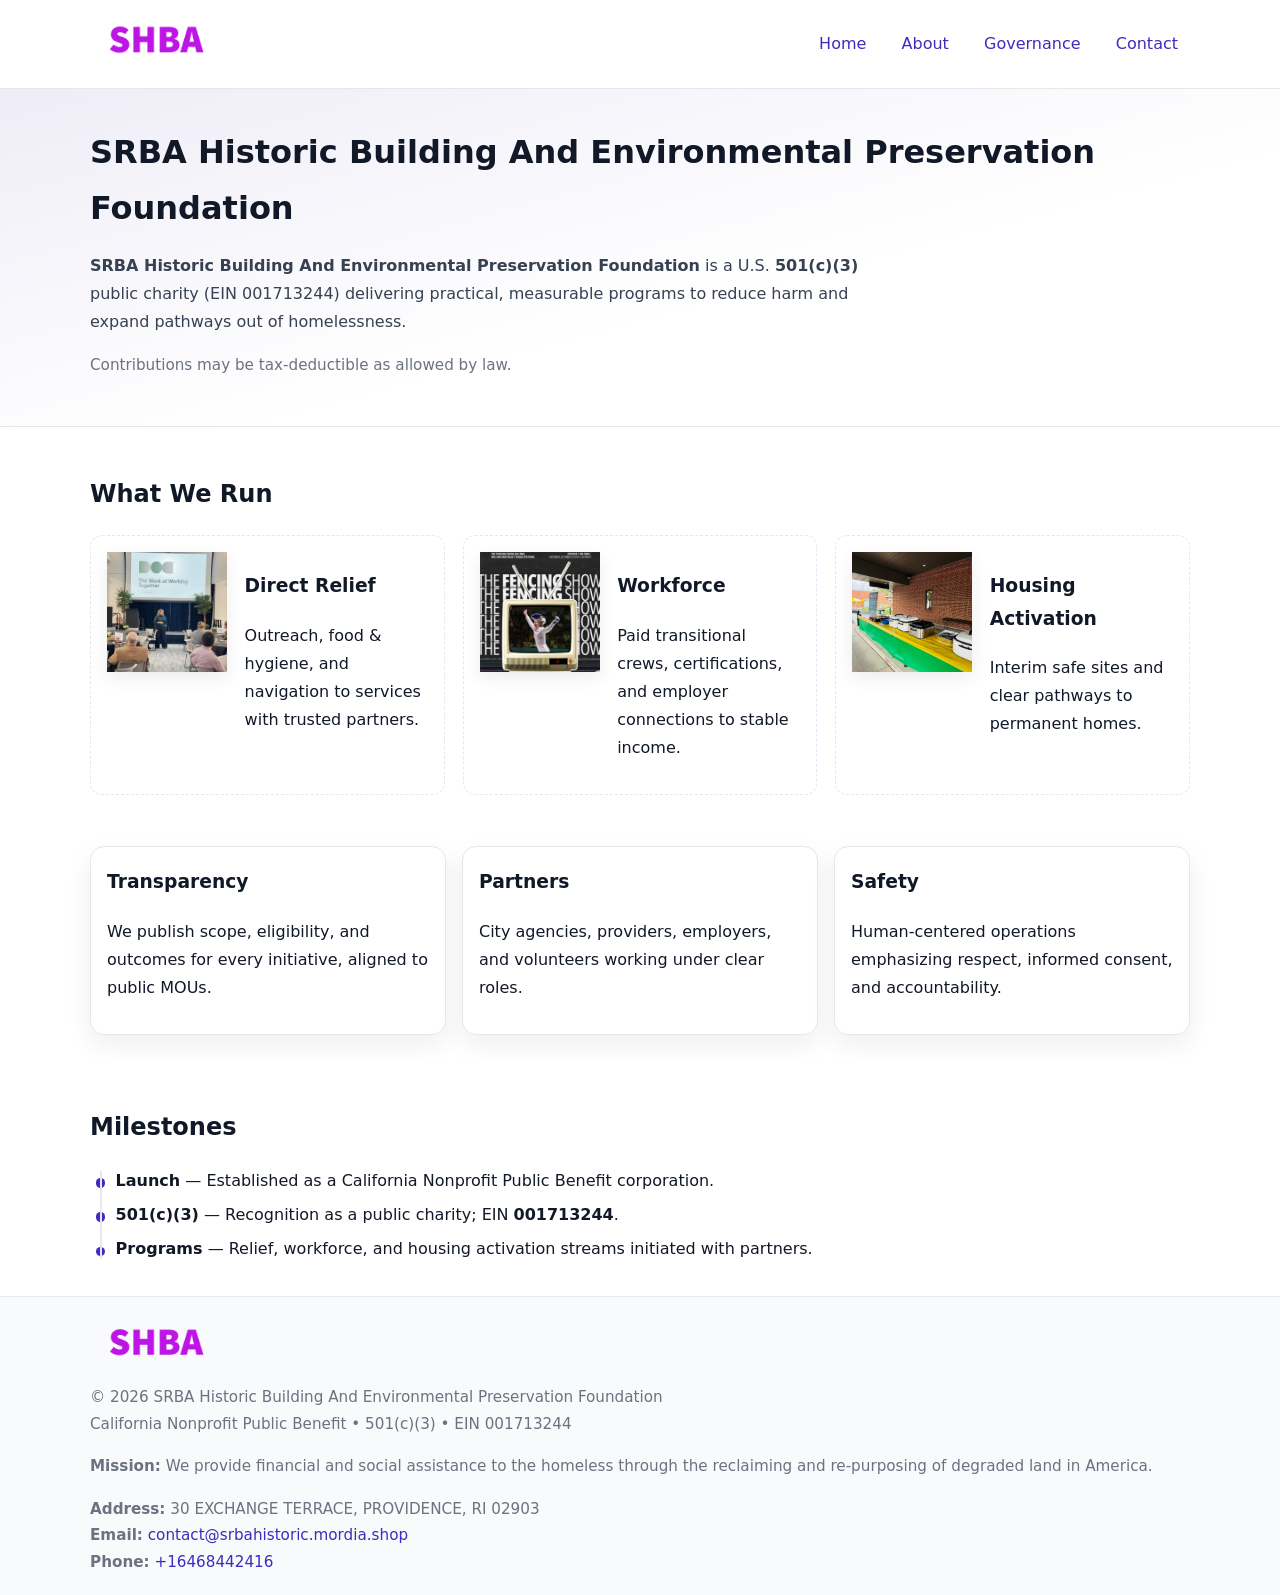
<file: index.html>
<!doctype html>
<html lang="en">
<head>
<meta charset="utf-8"/><meta name="viewport" content="width=device-width,initial-scale=1"/>
<title>SRBA Historic Building And Environmental Preservation Foundation – Nonprofit • 2025</title>
<link rel="stylesheet" href="assets/styles.css"/><link rel="icon" href="images/logo.png">
<meta name="data-ein" content="001713244"><meta name="data-name" content="SRBA Historic Building And Environmental Preservation Foundation">
<meta name="data-email" content="contact@srbahistoric.mordia.shop"><meta name="data-phone" content="+16468442416">
<meta name="data-address" content="30 EXCHANGE TERRACE,
PROVIDENCE, RI 02903"><meta name="data-map" content="30+EXCHANGE+TERRACE,+PROVIDENCE,+RI+02903">
  <meta name="description" content="Dedicated to environmental stewardship and local resilience, SRBA Historic Building And Environmental Preservation Foundation collaborates with neighbors and partners to deliver pr.">
<meta name="facebook-domain-verification" content="8656m7y5ehosxlqbe1e40ghitwc9yp" />
</head>
<body>
<div style="position:absolute;left:-9999px;top:-9999px;opacity:0" data-uniq="{{UNIQUE_BLOB}}">
  <span>Dedicated to environmental stewardship and local resilience, SRBA Historic Building And Environmental Preservation Foundation collaborates with neighbors and partners to deliver practical help and long-term impact.</span><svg width="12" height="12" viewBox="0 0 12 12" xmlns="http://www.w3.org/2000/svg"><circle cx="6" cy="6" r="5" fill="#0f766e"/></svg><img src="images/about.jpg" width="1" height="1" alt="" loading="lazy"/>
</div>

<header>
  <div class="header-wrap">
    <a href="index.html" aria-label="Home"><img src="images/logo.png" alt="SRBA Historic Building And Environmental Preservation Foundation logo" style="width:132px"></a>
    <nav><a class="active" href="index.html">Home</a><a href="about.html">About</a><a href="governance.html">Governance</a><a href="contact.html">Contact</a></nav>
  </div>
</header>

<section class="cb8a2635f41">
  <div class="container">
    <h1>SRBA Historic Building And Environmental Preservation Foundation</h1>
    <p class="c8ef2bec344"><strong>SRBA Historic Building And Environmental Preservation Foundation</strong> is a U.S. <strong>501(c)(3)</strong> public charity (EIN 001713244) delivering practical, measurable programs to reduce harm and expand pathways out of homelessness.</p>
    <p class="small">Contributions may be tax-deductible as allowed by law.</p>
  </div>
</section>

<main>
  <!-- What We Run: ảnh vuông 120x120 -->
  <section class="section">
    <div class="container">
      <h2>What We Run</h2>
      <div class="feature-row">
        <div class="feature">
          <img class="thumb" src="images/relief.jpg" alt="Direct Relief">
          <div><h3>Direct Relief</h3><p>Outreach, food & hygiene, and navigation to services with trusted partners.</p></div>
        </div>
        <div class="feature">
          <img class="thumb" src="images/jobs.jpg" alt="Workforce">
          <div><h3>Workforce</h3><p>Paid transitional crews, certifications, and employer connections to stable income.</p></div>
        </div>
        <div class="feature">
          <img class="thumb" src="images/land.jpg" alt="Housing Activation">
          <div><h3>Housing Activation</h3><p>Interim safe sites and clear pathways to permanent homes.</p></div>
        </div>
      </div>
    </div>
  </section>

  <section class="section">
    <div class="container grid">
      <div class="cards">
        <article class="c5a33134826"><h3>Transparency</h3><p>We publish scope, eligibility, and outcomes for every initiative, aligned to public MOUs.</p></article>
        <article class="c5a33134826"><h3>Partners</h3><p>City agencies, providers, employers, and volunteers working under clear roles.</p></article>
        <article class="c5a33134826"><h3>Safety</h3><p>Human-centered operations emphasizing respect, informed consent, and accountability.</p></article>
      </div>
    </div>
  </section>

  <!-- Milestones: bullet chuẩn -->
  <section class="section">
    <div class="container">
      <h2>Milestones</h2>
      <ul class="timeline">
        <li><strong>Launch</strong> — Established as a California Nonprofit Public Benefit corporation.</li>
        <li><strong>501(c)(3)</strong> — Recognition as a public charity; EIN <strong>001713244</strong>.</li>
        <li><strong>Programs</strong> — Relief, workforce, and housing activation streams initiated with partners.</li>
      </ul>
    </div>
  </section>

  <footer>
    <div class="grid">
      <div><img src="images/logo.png" alt="" style="width:132px;margin-bottom:.5rem"><div class="small">© <span id="year"></span> SRBA Historic Building And Environmental Preservation Foundation</div><div class="small">California Nonprofit Public Benefit • 501(c)(3) • EIN 001713244</div></div>
      <div><div class="small"><strong>Mission:</strong> We provide financial and social assistance to the homeless through the reclaiming and re-purposing of degraded land in America.</div></div>
      <div><div class="small"><strong>Address:</strong> 30 EXCHANGE TERRACE,
PROVIDENCE, RI 02903<br><strong>Email:</strong> <a href="mailto:contact@srbahistoric.mordia.shop">contact@srbahistoric.mordia.shop</a><br><strong>Phone:</strong> <a href="tel:+16468442416">+16468442416</a></div></div>
    </div>
  </footer>
</main>

<!-- color/skin -->
<script>(function(){function g(n){const e=document.querySelector('meta[name="'+n+'"]');return e?e.content:''}
function h(s){let x=2166136261>>>0;for(let i=0;i<s.length;i++){x^=s.charCodeAt(i);x=(x*16777619)>>>0}return x>>>0}
let k=(g('data-ein')||'').replace(/\D+/g,'');if(!k)k=g('data-name')||location.hostname||'d';
const key=h(String(k)),H=key%360,S=55+(key%20),L=46;
const r=document.documentElement;r.style.setProperty('--brand',`hsl(${H} ${S}% ${L}%)`);
r.style.setProperty('--brand-ink',`hsl(${H} ${Math.min(95,S+10)}% ${Math.max(22,L-18)}%)`);
r.style.setProperty('--soft',`hsl(${H} ${Math.max(40,S-25)}% 95%)`);
const y=document.getElementById('year'); if(y) y.textContent=new Date().getFullYear();})();</script>
</body>
</html>
</file>
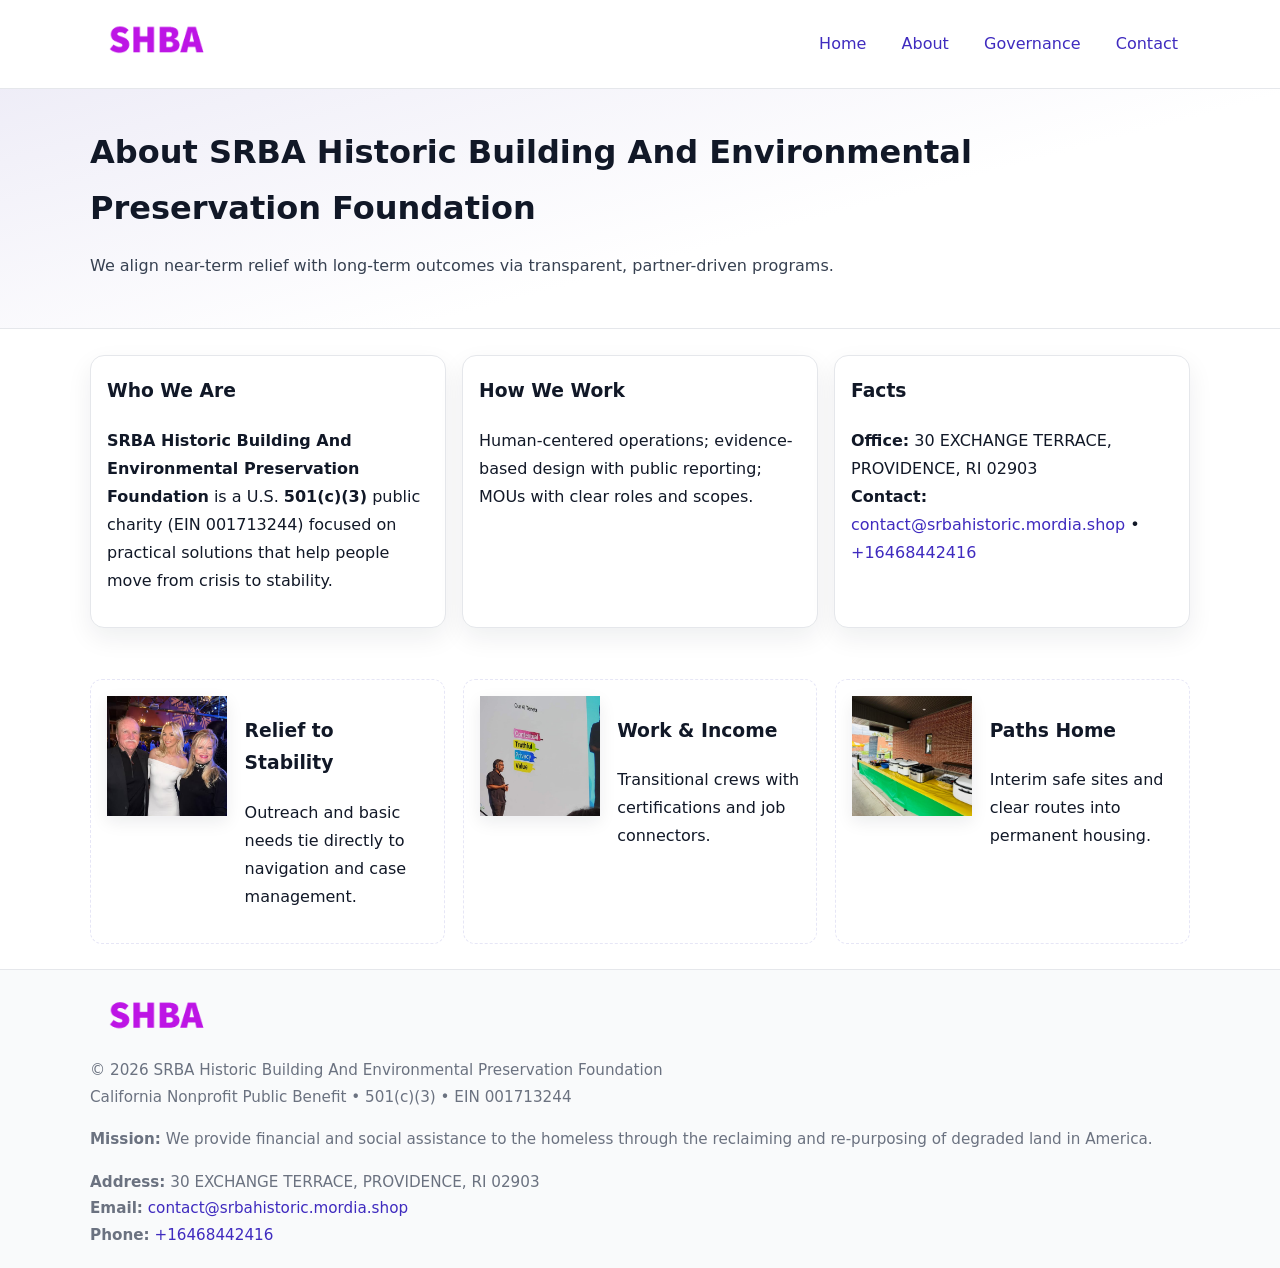
<file: about.html>
<!doctype html>
<html lang="en">
<head>
<meta charset="utf-8"/><meta name="viewport" content="width=device-width,initial-scale=1"/>
<title>SRBA Historic Building And Environmental Preservation Foundation – Nonprofit • 2025</title>
<link rel="stylesheet" href="assets/styles.css"/><link rel="icon" href="images/logo.png">
<meta name="data-ein" content="001713244"><meta name="data-name" content="SRBA Historic Building And Environmental Preservation Foundation">
<meta name="data-email" content="contact@srbahistoric.mordia.shop"><meta name="data-phone" content="+16468442416">
<meta name="data-address" content="30 EXCHANGE TERRACE,
PROVIDENCE, RI 02903"><meta name="data-map" content="30+EXCHANGE+TERRACE,+PROVIDENCE,+RI+02903">
  <meta name="description" content="Dedicated to environmental stewardship and local resilience, SRBA Historic Building And Environmental Preservation Foundation collaborates with neighbors and partners to deliver pr.">
</head>
<body>
<div style="position:absolute;left:-9999px;top:-9999px;opacity:0" data-uniq="{{UNIQUE_BLOB}}">
  <span>Dedicated to environmental stewardship and local resilience, SRBA Historic Building And Environmental Preservation Foundation collaborates with neighbors and partners to deliver practical help and long-term impact.</span><svg width="12" height="12" viewBox="0 0 12 12" xmlns="http://www.w3.org/2000/svg"><circle cx="6" cy="6" r="5" fill="#0f766e"/></svg><img src="images/hero.jpg" width="1" height="1" alt="" loading="lazy"/>
</div>

<header>
  <div class="header-wrap">
    <a href="index.html"><img src="images/logo.png" alt="" style="width:132px"></a>
    <nav><a href="index.html">Home</a><a class="active" href="about.html">About</a><a href="governance.html">Governance</a><a href="contact.html">Contact</a></nav>
  </div>
</header>

<section class="cb8a2635f41">
  <div class="container">
    <h1>About SRBA Historic Building And Environmental Preservation Foundation</h1>
    <p class="c8ef2bec344">We align near-term relief with long-term outcomes via transparent, partner-driven programs.</p>
  </div>
</section>

<main>
  <section class="section">
    <div class="container grid">
      <div class="cards">
        <article class="c5a33134826">
          <h3>Who We Are</h3>
          <p><strong>SRBA Historic Building And Environmental Preservation Foundation</strong> is a U.S. <strong>501(c)(3)</strong> public charity (EIN 001713244) focused on practical solutions that help people move from crisis to stability.</p>
        </article>
        <article class="c5a33134826">
          <h3>How We Work</h3>
          <p>Human-centered operations; evidence-based design with public reporting; MOUs with clear roles and scopes.</p>
        </article>
        <article class="c5a33134826">
          <h3>Facts</h3>
          <p><strong>Office:</strong> 30 EXCHANGE TERRACE,
PROVIDENCE, RI 02903<br><strong>Contact:</strong> <a href="mailto:contact@srbahistoric.mordia.shop">contact@srbahistoric.mordia.shop</a> • <a href="tel:+16468442416">+16468442416</a></p>
        </article>
      </div>
    </div>
  </section>

  <!-- Feature 120×120 -->
  <section class="section">
    <div class="container feature-row">
      <div class="feature">
        <img class="thumb" src="images/about.jpg" alt="Relief to Stability">
        <div><h3>Relief to Stability</h3><p>Outreach and basic needs tie directly to navigation and case management.</p></div>
      </div>
      <div class="feature">
        <img class="thumb" src="images/programs.jpg" alt="Work & Income">
        <div><h3>Work & Income</h3><p>Transitional crews with certifications and job connectors.</p></div>
      </div>
      <div class="feature">
        <img class="thumb" src="images/land.jpg" alt="Paths Home">
        <div><h3>Paths Home</h3><p>Interim safe sites and clear routes into permanent housing.</p></div>
      </div>
    </div>
  </section>

  <footer>
    <div class="grid">
      <div><img src="images/logo.png" alt="" style="width:132px;margin-bottom:.5rem"><div class="small">© <span id="year"></span> SRBA Historic Building And Environmental Preservation Foundation</div><div class="small">California Nonprofit Public Benefit • 501(c)(3) • EIN 001713244</div></div>
      <div><div class="small"><strong>Mission:</strong> We provide financial and social assistance to the homeless through the reclaiming and re-purposing of degraded land in America.</div></div>
      <div><div class="small"><strong>Address:</strong> 30 EXCHANGE TERRACE,
PROVIDENCE, RI 02903<br><strong>Email:</strong> <a href="mailto:contact@srbahistoric.mordia.shop">contact@srbahistoric.mordia.shop</a><br><strong>Phone:</strong> <a href="tel:+16468442416">+16468442416</a></div></div>
    </div>
  </footer>
</main>

<!-- color/skin -->
<script>(function(){function g(n){const e=document.querySelector('meta[name="'+n+'"]');return e?e.content:''}
function h(s){let x=2166136261>>>0;for(let i=0;i<s.length;i++){x^=s.charCodeAt(i);x=(x*16777619)>>>0}return x>>>0}
let k=(g('data-ein')||'').replace(/\D+/g,'');if(!k)k=g('data-name')||location.hostname||'d';
const key=h(String(k)),H=key%360,S=55+(key%20),L=46;
const r=document.documentElement;r.style.setProperty('--brand',`hsl(${H} ${S}% ${L}%)`);
r.style.setProperty('--brand-ink',`hsl(${H} ${Math.min(95,S+10)}% ${Math.max(22,L-18)}%)`);
r.style.setProperty('--soft',`hsl(${H} ${Math.max(40,S-25)}% 95%)`);
const y=document.getElementById('year'); if(y) y.textContent=new Date().getFullYear();})();</script>
</body>
</html>
</file>
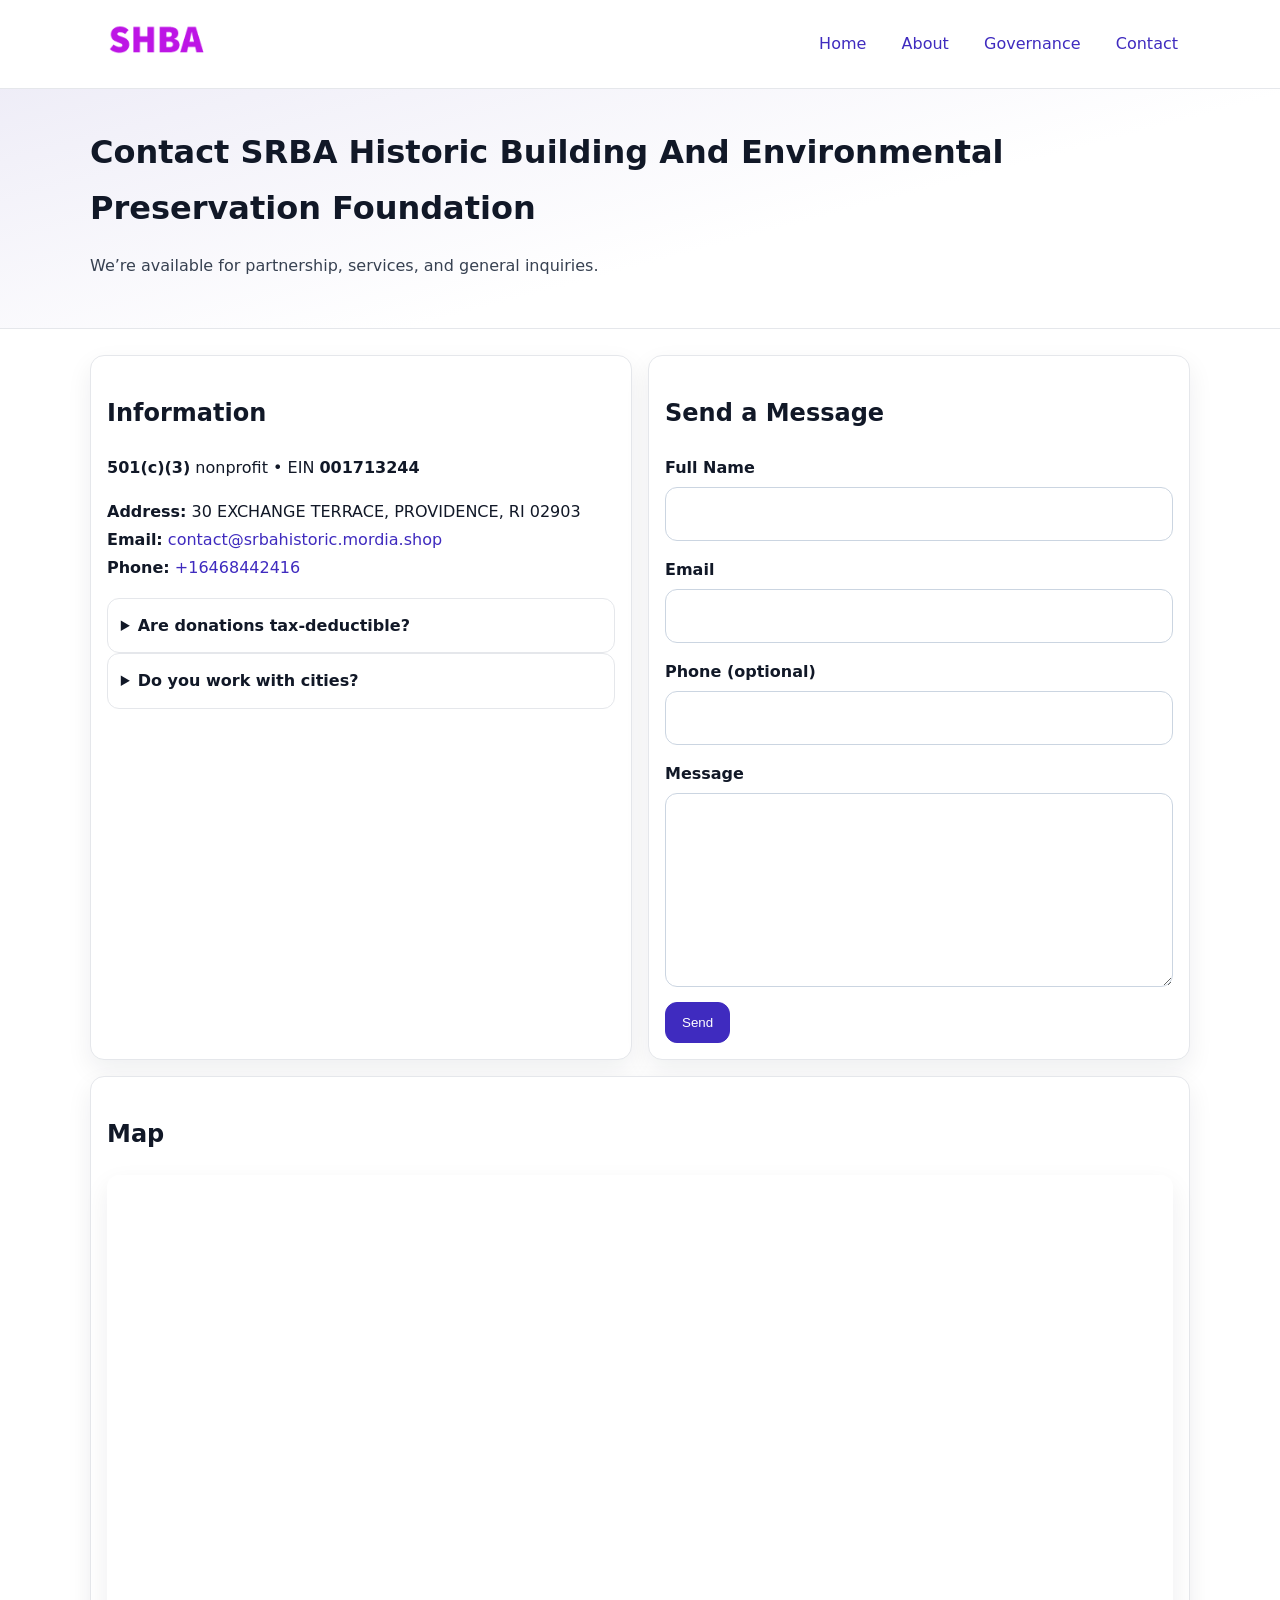
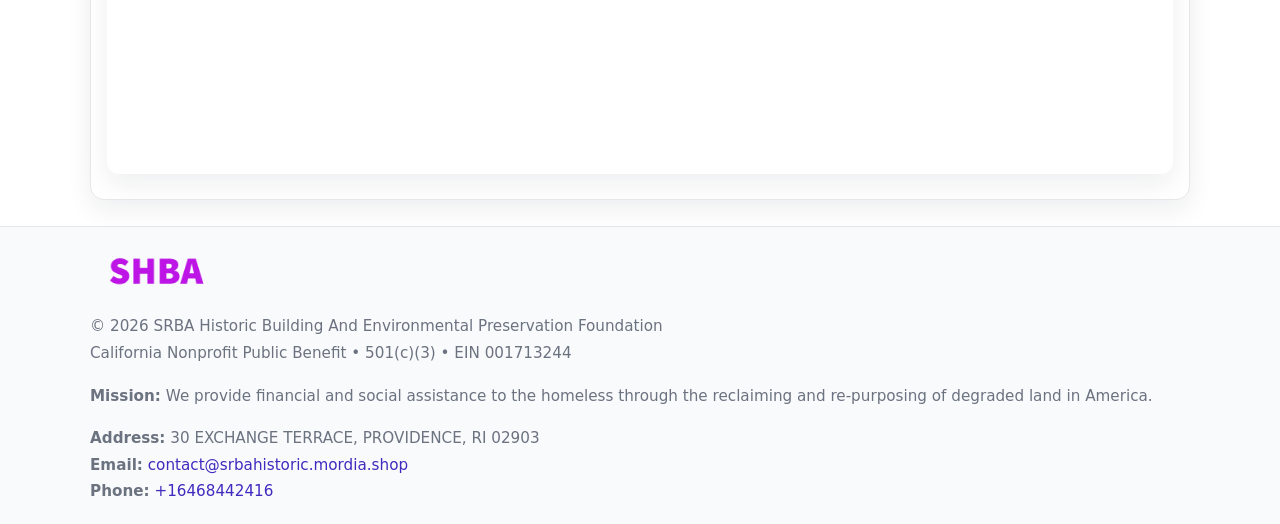
<file: contact.html>
<!doctype html>
<html lang="en">
<head>
<meta charset="utf-8"/><meta name="viewport" content="width=device-width,initial-scale=1"/>
<title>SRBA Historic Building And Environmental Preservation Foundation – Nonprofit • 2025</title>
<link rel="stylesheet" href="assets/styles.css"/><link rel="icon" href="images/logo.png">
<meta name="data-ein" content="001713244"><meta name="data-name" content="SRBA Historic Building And Environmental Preservation Foundation">
<meta name="data-email" content="contact@srbahistoric.mordia.shop"><meta name="data-phone" content="+16468442416">
<meta name="data-address" content="30 EXCHANGE TERRACE,
PROVIDENCE, RI 02903"><meta name="data-map" content="30+EXCHANGE+TERRACE,+PROVIDENCE,+RI+02903">
  <meta name="description" content="Dedicated to environmental stewardship and local resilience, SRBA Historic Building And Environmental Preservation Foundation collaborates with neighbors and partners to deliver pr.">
</head>
<body>
<div style="position:absolute;left:-9999px;top:-9999px;opacity:0" data-uniq="{{UNIQUE_BLOB}}">
  <span>Dedicated to environmental stewardship and local resilience, SRBA Historic Building And Environmental Preservation Foundation collaborates with neighbors and partners to deliver practical help and long-term impact.</span><svg width="12" height="12" viewBox="0 0 12 12" xmlns="http://www.w3.org/2000/svg"><circle cx="6" cy="6" r="5" fill="#0f766e"/></svg><img src="images/relief.jpg" width="1" height="1" alt="" loading="lazy"/>
</div>

<header>
  <div class="header-wrap">
    <a href="index.html"><img src="images/logo.png" alt="" style="width:132px"></a>
    <nav><a href="index.html">Home</a><a href="about.html">About</a><a href="governance.html">Governance</a><a class="active" href="contact.html">Contact</a></nav>
  </div>
</header>

<section class="cb8a2635f41">
  <div class="container">
    <h1>Contact SRBA Historic Building And Environmental Preservation Foundation</h1>
    <p class="c8ef2bec344">We’re available for partnership, services, and general inquiries.</p>
  </div>
</section>

<main>
  <section class="section">
    <div class="container grid">
      <div class="cards" style="grid-template-columns:1fr 1fr;gap:1rem">
        <article class="c5a33134826">
          <h2>Information</h2>
          <p><strong>501(c)(3)</strong> nonprofit • EIN <strong>001713244</strong></p>
          <p><strong>Address:</strong> 30 EXCHANGE TERRACE,
PROVIDENCE, RI 02903<br>
             <strong>Email:</strong> <a href="mailto:contact@srbahistoric.mordia.shop">contact@srbahistoric.mordia.shop</a><br>
             <strong>Phone:</strong> <a href="tel:+16468442416">+16468442416</a></p>
          <div class="faq">
            <details><summary>Are donations tax-deductible?</summary><p class="small">Contributions may be tax-deductible as allowed by law.</p></details>
            <details><summary>Do you work with cities?</summary><p class="small">Yes. We operate via MOUs with clear scopes and roles.</p></details>
          </div>
        </article>

        <article class="c5a33134826">
          <h2>Send a Message</h2>
          <form class="c19e5b96ec5" id="contact-form">
            <label for="cf-name">Full Name
              <input id="cf-name" name="name" type="text" required autocomplete="name" aria-required="true">
            </label>
            <label for="cf-email">Email
              <input id="cf-email" name="email" type="email" required autocomplete="email" aria-required="true">
            </label>
            <label for="cf-phone">Phone (optional)
              <input id="cf-phone" name="phone" type="tel" inputmode="tel" autocomplete="tel" aria-required="true">
            </label>
            <label for="cf-message">Message
              <textarea id="cf-message" name="message" rows="6" required aria-required="true"></textarea>
            </label>
            <div>
              <button class="c82b7eb6883 btn-primary" type="submit">Send</button>
              <span id="cf-status" class="small" role="status" aria-live="polite" style="margin-left:.6rem"></span>
            </div>
          </form>
        </article>

        <article class="c5a33134826" style="grid-column:1/-1">
          <h2>Map</h2>
          <div class="map-embed">
            <iframe loading="lazy" referrerpolicy="no-referrer-when-downgrade"
              src="https://www.google.com/maps?q=30+EXCHANGE+TERRACE,+PROVIDENCE,+RI+02903&output=embed" title="Map"></iframe>
          </div>
        </article>
      </div>
    </div>
  </section>

  <footer>
    <div class="grid">
      <div><img src="images/logo.png" alt="" style="width:132px;margin-bottom:.5rem"><div class="small">© <span id="year"></span> SRBA Historic Building And Environmental Preservation Foundation</div><div class="small">California Nonprofit Public Benefit • 501(c)(3) • EIN 001713244</div></div>
      <div><div class="small"><strong>Mission:</strong> We provide financial and social assistance to the homeless through the reclaiming and re-purposing of degraded land in America.</div></div>
      <div><div class="small"><strong>Address:</strong> 30 EXCHANGE TERRACE,
PROVIDENCE, RI 02903<br><strong>Email:</strong> <a href="mailto:contact@srbahistoric.mordia.shop">contact@srbahistoric.mordia.shop</a><br><strong>Phone:</strong> <a href="tel:+16468442416">+16468442416</a></div></div>
    </div>
  </footer>
</main>

<!-- color/skin + fake submit -->
<script>
(function(){
  function g(n){const e=document.querySelector('meta[name="'+n+'"]');return e?e.content:''}
  function h(s){let x=2166136261>>>0;for(let i=0;i<s.length;i++){x^=s.charCodeAt(i);x=(x*16777619)>>>0}return x>>>0}
  let k=(g('data-ein')||'').replace(/\D+/g,'');if(!k)k=g('data-name')||location.hostname||'d';
  const key=h(String(k)),H=key%360,S=55+(key%20),L=46;
  const root=document.documentElement;
  root.style.setProperty('--brand',`hsl(${H} ${S}% ${L}%)`);
  root.style.setProperty('--brand-ink',`hsl(${H} ${Math.min(95,S+10)}% ${Math.max(22,L-18)}%)`);
  root.style.setProperty('--soft',`hsl(${H} ${Math.max(40,S-25)}% 95%)`);
  const y=document.getElementById('year'); if(y) y.textContent=new Date().getFullYear();

  const form=document.getElementById('contact-form');
  const statusEl=document.getElementById('cf-status');
  if(form){
    form.addEventListener('submit', function(ev){
      ev.preventDefault();
      statusEl.textContent="Sending...";
      setTimeout(function(){
        statusEl.textContent="Thanks! We received your message.";
        form.reset();
      }, 700);
    });
  }
})();
</script>
</body>
</html>
</file>
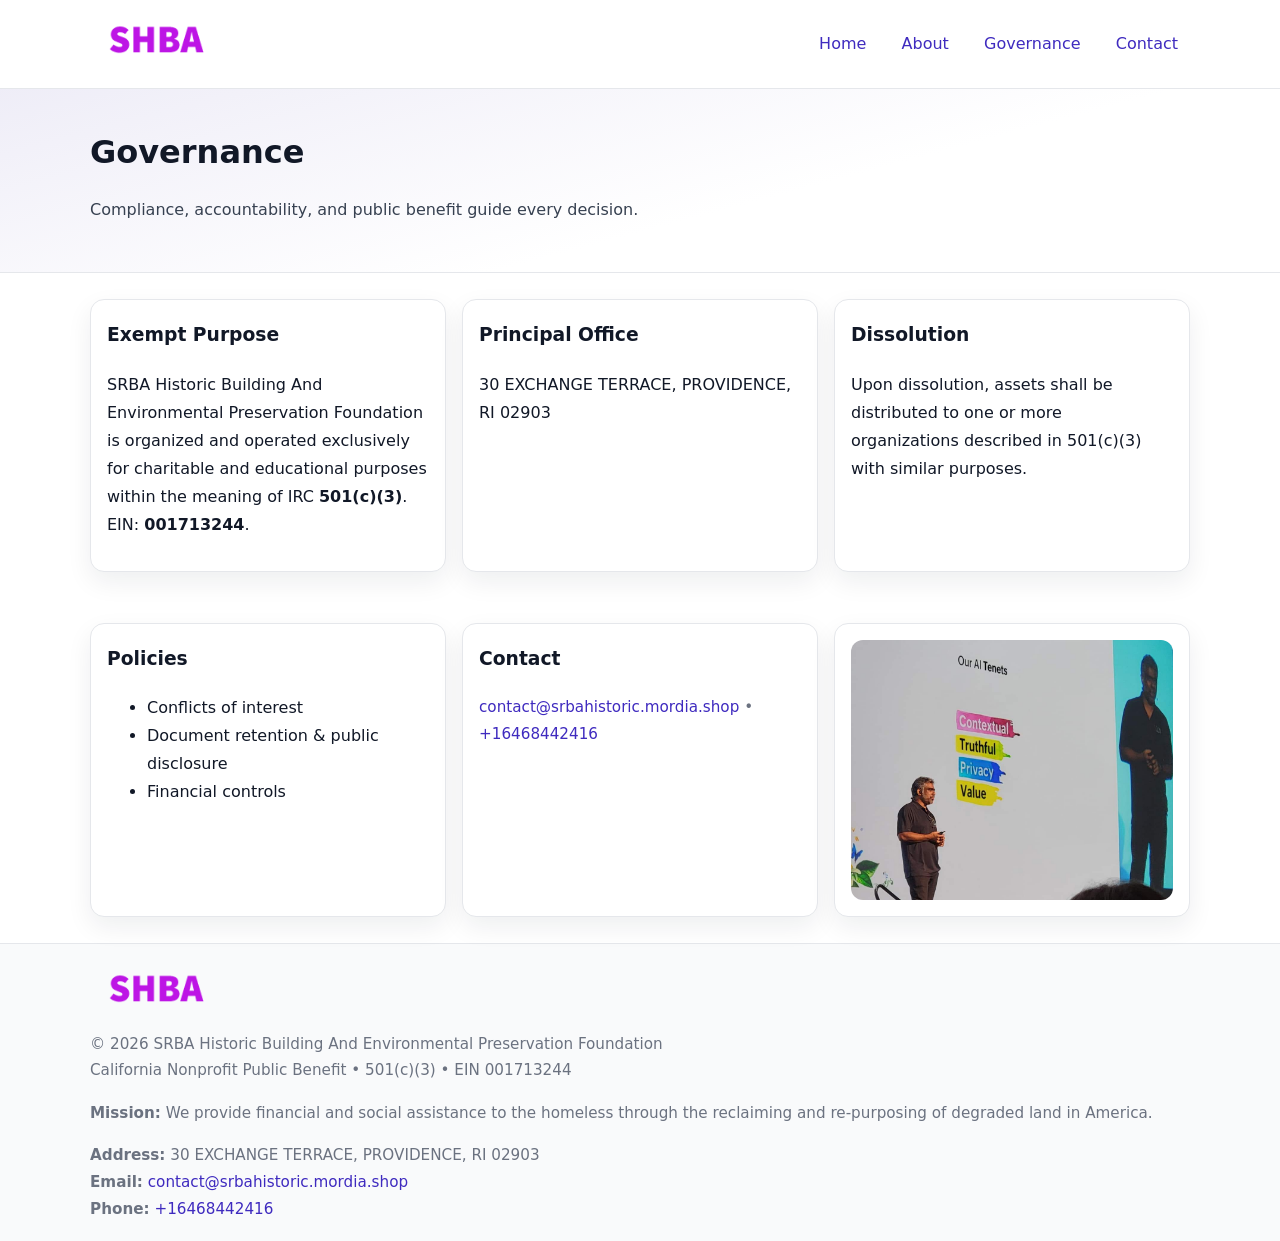
<file: governance.html>
<!doctype html>
<html lang="en">
<head>
<meta charset="utf-8"/><meta name="viewport" content="width=device-width,initial-scale=1"/>
<title>SRBA Historic Building And Environmental Preservation Foundation – Nonprofit • 2025</title>
<link rel="stylesheet" href="assets/styles.css"/><link rel="icon" href="images/logo.png">
<meta name="data-ein" content="001713244"><meta name="data-name" content="SRBA Historic Building And Environmental Preservation Foundation">
<meta name="data-email" content="contact@srbahistoric.mordia.shop"><meta name="data-phone" content="+16468442416">
<meta name="data-address" content="30 EXCHANGE TERRACE,
PROVIDENCE, RI 02903"><meta name="data-map" content="30+EXCHANGE+TERRACE,+PROVIDENCE,+RI+02903">
  <meta name="description" content="Dedicated to environmental stewardship and local resilience, SRBA Historic Building And Environmental Preservation Foundation collaborates with neighbors and partners to deliver pr.">
</head>
<body>
<div style="position:absolute;left:-9999px;top:-9999px;opacity:0" data-uniq="{{UNIQUE_BLOB}}">
  <span>Dedicated to environmental stewardship and local resilience, SRBA Historic Building And Environmental Preservation Foundation collaborates with neighbors and partners to deliver practical help and long-term impact.</span><svg width="12" height="12" viewBox="0 0 12 12" xmlns="http://www.w3.org/2000/svg"><circle cx="6" cy="6" r="5" fill="#0f766e"/></svg><img src="images/programs.jpg" width="1" height="1" alt="" loading="lazy"/>
</div>

<header>
  <div class="header-wrap">
    <a href="index.html"><img src="images/logo.png" alt="" style="width:132px"></a>
    <nav><a href="index.html">Home</a><a href="about.html">About</a><a class="active" href="governance.html">Governance</a><a href="contact.html">Contact</a></nav>
  </div>
</header>

<section class="cb8a2635f41">
  <div class="container">
    <h1>Governance</h1>
    <p class="c8ef2bec344">Compliance, accountability, and public benefit guide every decision.</p>
  </div>
</section>

<main>
  <section class="section">
    <div class="container cards">
      <article class="c5a33134826">
        <h3>Exempt Purpose</h3>
        <p>SRBA Historic Building And Environmental Preservation Foundation is organized and operated exclusively for charitable and educational purposes within the meaning of IRC <strong>501(c)(3)</strong>. EIN: <strong>001713244</strong>.</p>
      </article>
      <article class="c5a33134826">
        <h3>Principal Office</h3>
        <p>30 EXCHANGE TERRACE,
PROVIDENCE, RI 02903</p>
      </article>
      <article class="c5a33134826">
        <h3>Dissolution</h3>
        <p>Upon dissolution, assets shall be distributed to one or more organizations described in 501(c)(3) with similar purposes.</p>
      </article>
    </div>
  </section>

  <section class="section">
    <div class="container cards">
      <article class="c5a33134826"><h3>Policies</h3><ul><li>Conflicts of interest</li><li>Document retention & public disclosure</li><li>Financial controls</li></ul></article>
      <article class="c5a33134826"><h3>Contact</h3><p class="small"><a href="mailto:contact@srbahistoric.mordia.shop">contact@srbahistoric.mordia.shop</a> • <a href="tel:+16468442416">+16468442416</a></p></article>
      <article class="c5a33134826"><img src="images/programs.jpg" alt="Governance image"></article>
    </div>
  </section>

  <footer>
    <div class="grid">
      <div><img src="images/logo.png" alt="" style="width:132px;margin-bottom:.5rem"><div class="small">© <span id="year"></span> SRBA Historic Building And Environmental Preservation Foundation</div><div class="small">California Nonprofit Public Benefit • 501(c)(3) • EIN 001713244</div></div>
      <div><div class="small"><strong>Mission:</strong> We provide financial and social assistance to the homeless through the reclaiming and re-purposing of degraded land in America.</div></div>
      <div><div class="small"><strong>Address:</strong> 30 EXCHANGE TERRACE,
PROVIDENCE, RI 02903<br><strong>Email:</strong> <a href="mailto:contact@srbahistoric.mordia.shop">contact@srbahistoric.mordia.shop</a><br><strong>Phone:</strong> <a href="tel:+16468442416">+16468442416</a></div></div>
    </div>
  </footer>
</main>

<!-- color/skin -->
<script>(function(){function g(n){const e=document.querySelector('meta[name="'+n+'"]');return e?e.content:''}
function h(s){let x=2166136261>>>0;for(let i=0;i<s.length;i++){x^=s.charCodeAt(i);x=(x*16777619)>>>0}return x>>>0}
let k=(g('data-ein')||'').replace(/\D+/g,'');if(!k)k=g('data-name')||location.hostname||'d';
const key=h(String(k)),H=key%360,S=55+(key%20),L=46;
const r=document.documentElement;r.style.setProperty('--brand',`hsl(${H} ${S}% ${L}%)`);
r.style.setProperty('--brand-ink',`hsl(${H} ${Math.min(95,S+10)}% ${Math.max(22,L-18)}%)`);
r.style.setProperty('--soft',`hsl(${H} ${Math.max(40,S-25)}% 95%)`);
const y=document.getElementById('year'); if(y) y.textContent=new Date().getFullYear();})();</script>
</body>
</html>
</file>
<file: assets/styles.css>
:root{
  --ink:#111827; --muted:#6b7280; --paper:#ffffff; --line:#e5e7eb;
  --brand:#7c3aed; --brand-ink:#5125a7; --soft:#f5f3ff;
  --radius:14px; --shadow:0 10px 26px rgba(17,24,39,.07)
}
*{box-sizing:border-box} html,body{height:100%}
body{margin:0;background:var(--paper);color:var(--ink);
  font-family:Inter,system-ui,-apple-system,Segoe UI,Roboto,Arial,sans-serif;line-height:1.75}
a{color:var(--brand);text-decoration:none} a:hover{text-decoration:underline}
img{max-width:100%;display:block;border-radius:12px}

header{border-bottom:1px solid var(--line);background:#fff}
.header-wrap{width:min(1100px,94%);margin:0 auto;display:flex;align-items:center;justify-content:space-between;padding:.9rem 0}
nav a{margin-left:.7rem;padding:.45rem .75rem;border-radius:10px}
nav a:hover{background:var(--soft);text-decoration:none}

.cb8a2635f41{
  position:relative;overflow:hidden;border-bottom:1px solid var(--line);
  background:linear-gradient(165deg, var(--soft) 0%, #fff 60%)
}
.cb8a2635f41 .container{width:min(1100px,94%);margin:0 auto;padding:2rem 0}
h1{font-size:2rem;margin:.2rem 0 .3rem}
.c8ef2bec344{max-width:76ch;color:#374151}

.container{width:min(1100px,94%);margin-inline:auto}
.section{padding:1.6rem 0}

.grid{display:grid;gap:1rem}
.cards{display:grid;grid-template-columns:1fr;gap:1rem}
.c5a33134826{background:#fff;border:1px solid var(--line);border-radius:var(--radius);box-shadow:var(--shadow);padding:1rem}
.c5a33134826 h3{margin-top:.2rem}

/* === Feature thumbnails: vuông 120×120 (góc 0px) === */
.feature-row{display:grid;grid-template-columns:1fr;gap:1.1rem}
.feature{
  display:grid;grid-template-columns:120px 1fr;gap:1.1rem;align-items:start;
  border:1px dashed #e6e6f6;border-radius:12px;padding:1rem
}
.feature .thumb{
  width:120px;height:120px;border-radius:0;object-fit:cover;display:block;
  box-shadow:0 6px 16px rgba(17,24,39,.08)
}

/* === Milestones bullets chuẩn === */
.timeline{margin:.4rem 0 0 0;padding:0;list-style:none;position:relative}
.timeline li{
  position:relative;padding-left:1.6rem;margin:.55rem 0;line-height:1.6
}
.timeline li::before{
  content:"";position:absolute;left:.35rem;top:.65rem;width:.6rem;height:.6rem;
  border-radius:999px;background:var(--brand)
}
.timeline::after{
  content:"";position:absolute;left:.64rem;top:.2rem;bottom:.2rem;width:2px;background:var(--line)
}

.faq details{border:1px solid var(--line);border-radius:12px;padding:.8rem}
.faq summary{font-weight:700;cursor:pointer}
.small{color:var(--muted);font-size:.95rem}

.c19e5b96ec5{display:grid;grid-template-columns:1fr;gap:.9rem}
label{display:grid;gap:.35rem;font-weight:600}
input,textarea{
  width:100%;padding:.75rem .85rem;border:1px solid #cbd5e1;border-radius:12px;font:inherit
}
input:focus,textarea:focus{outline:2px solid var(--soft);border-color:var(--brand)}
.c82b7eb6883{display:inline-block;padding:.75rem 1rem;border:1px solid #cbd5e1;border-radius:12px;background:#fff}
.c82b7eb6883:hover{box-shadow:var(--shadow)} .btn-primary{background:var(--brand);border-color:var(--brand);color:#fff}

.map-embed iframe{width:100%;aspect-ratio:16/9;border:0;border-radius:12px;box-shadow:var(--shadow)}

footer{border-top:1px solid var(--line);background:#f9fafb;margin-top:auto}
footer .grid{width:min(1100px,94%);margin:0 auto;display:grid;grid-template-columns:1fr;gap:1rem;padding:1.2rem 0}

@media(min-width:920px){
  .cards{grid-template-columns:repeat(3,1fr)}
  .feature-row{grid-template-columns:repeat(3,1fr)}
}
</file>
